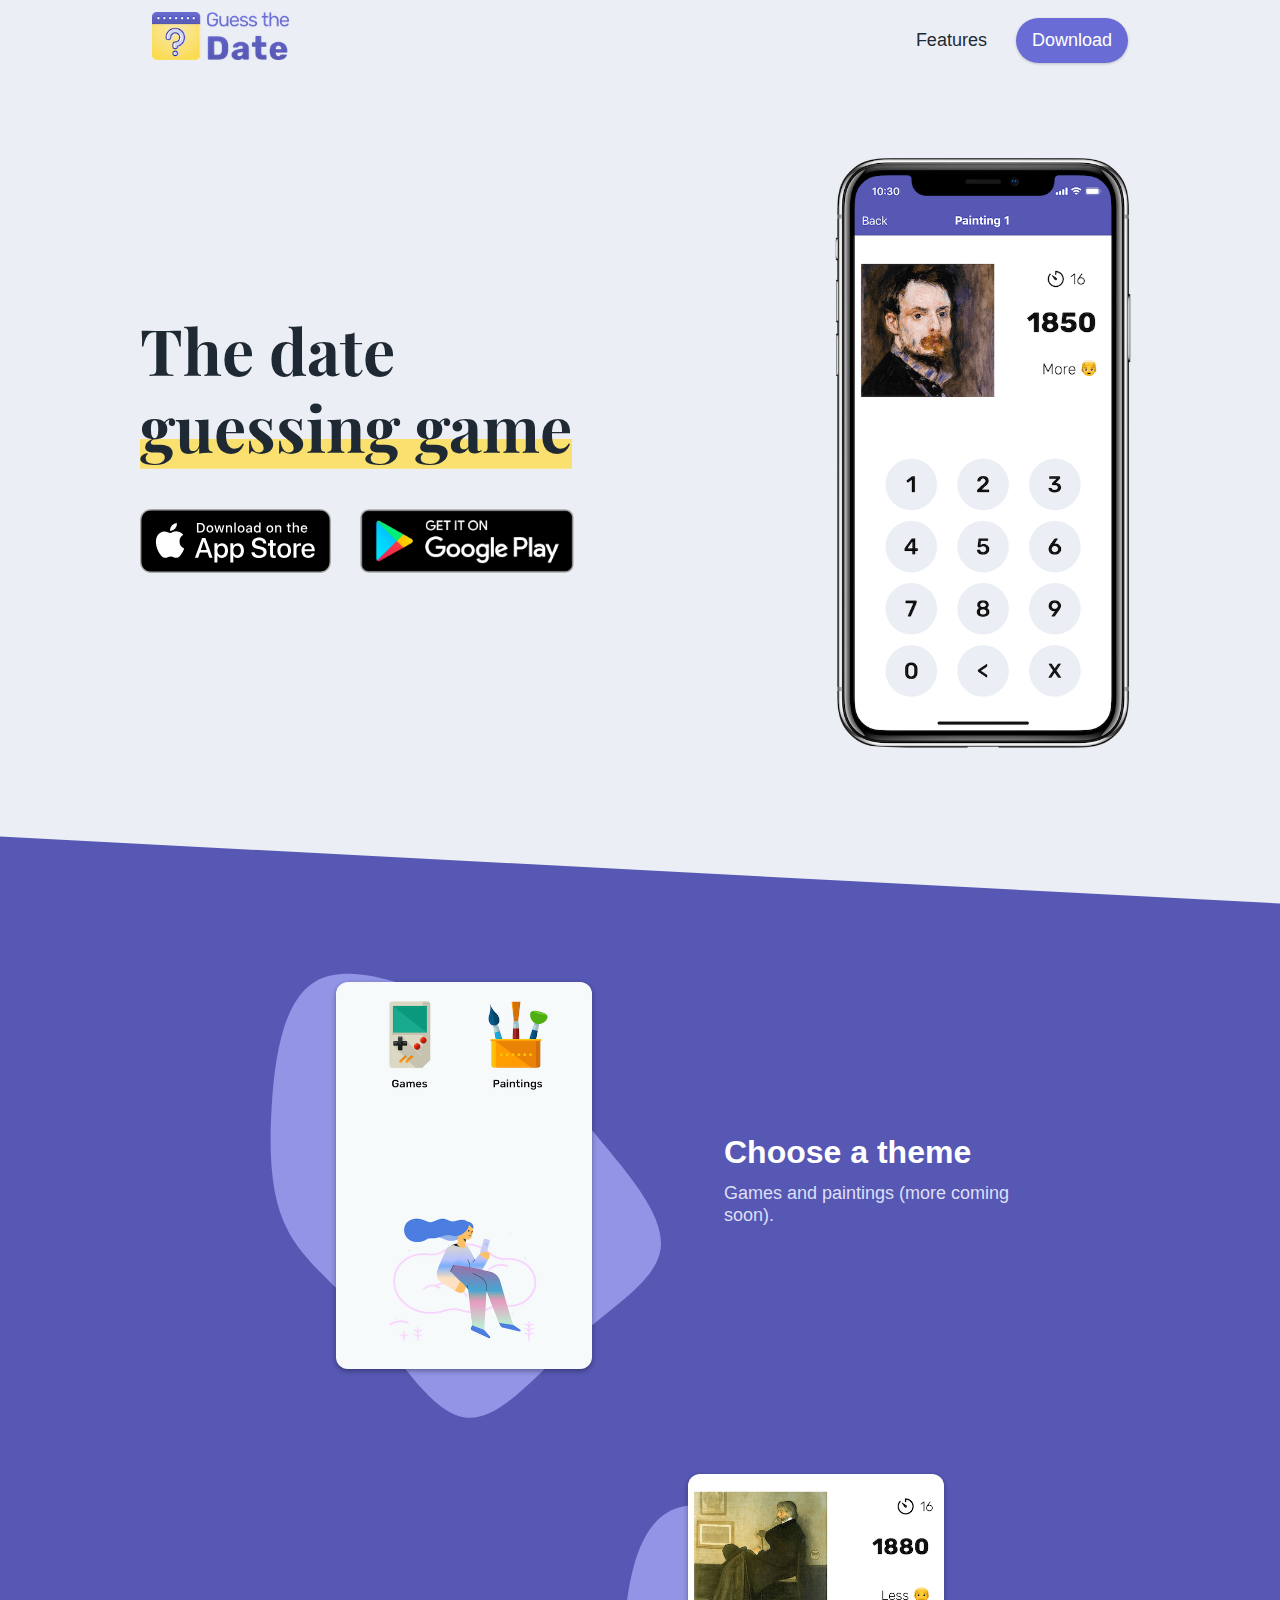
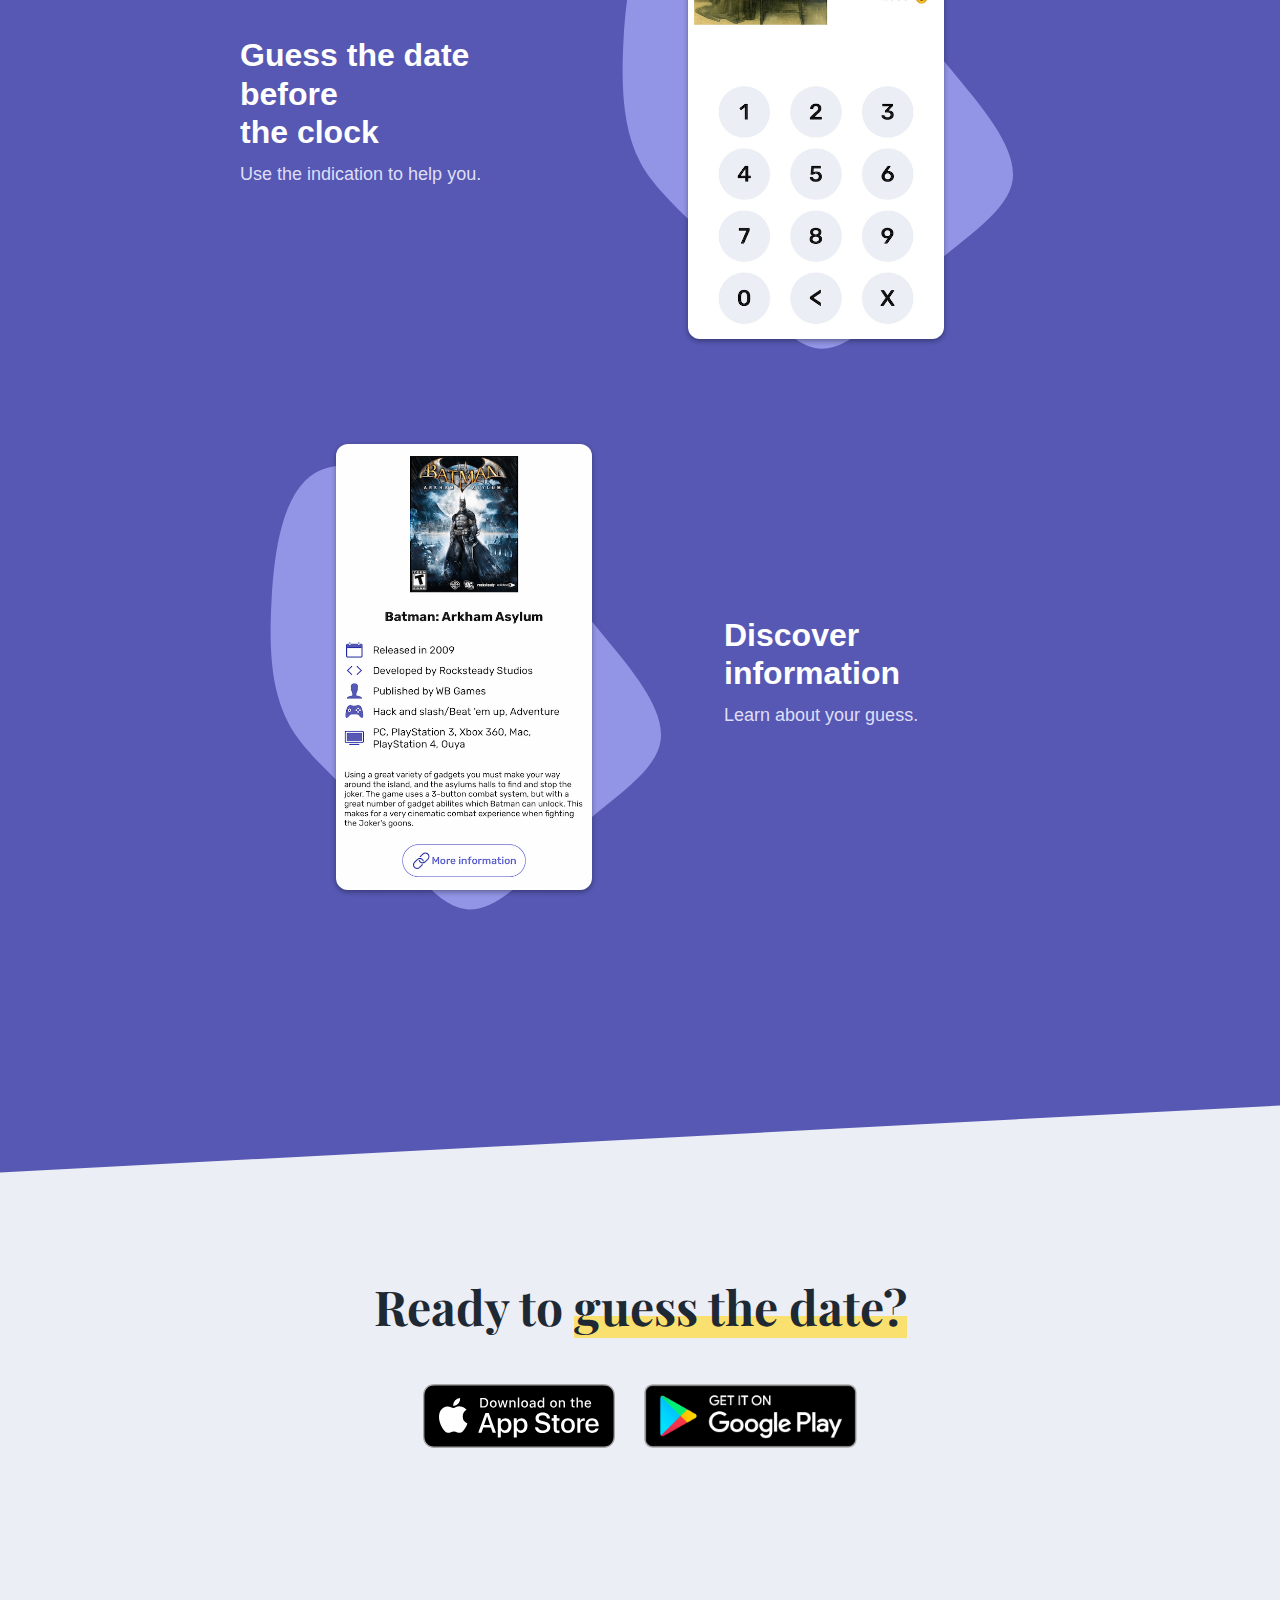
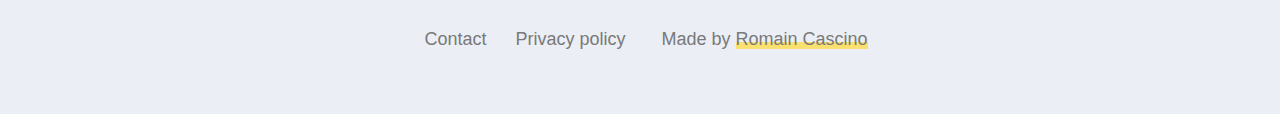
<file: index.html>
<!DOCTYPE html>
<html>
<head>
  <meta charset="utf-8">
  <meta http-equiv="X-UA-Compatible" content="IE=edge">
  <title>Guess the Date</title>
  <meta name="viewport" content="width=device-width, initial-scale=1">
  <link rel="stylesheet" type="text/css" media="screen" href="normalize.css">
  <link rel="stylesheet" type="text/css" media="screen" href="main.css">
  <link href="https://fonts.googleapis.com/css?family=Playfair+Display:400,700"rel="stylesheet">
</head>
<body>
  <nav class="navbar">
    <div class="navbar-content">
      <a href="index.html">
        <img class="logo" src="./assets/logo.png" alt="Guess the date logo">
      </a>
      <div>
        <a class="nav-item" href="./index.html#features">Features</a>
        <a class="nav-item" href="./index.html#download">
          <button class="btn-download">
            Download
          </button>
        </a>
      </div>
    </div>
  </nav>
  <div class="hero">
    <div class="hero-content">
      <div class="title-container">
        <h1>The date <br> <span class="highlight">guessing game</span></h1>
        <div class="badges">
          <a href="https://itunes.apple.com/app/id1457537876">
            <img class="badge apple" src="./assets/app-store-badge.svg" alt="App store badge">
          </a>
          <a href="https://play.google.com/store/apps/details?id=com.guessthedate">
            <img class="badge" src="./assets/google-play-badge.png" alt="Google play badge">
          </a>
        </div>
      </div>
      <img class="iphone" src="./assets/iPhone-X.png" alt="iPhone X Mockup">
    </div>
  </div>
  <div id="features">
    <div class="features-break grey"></div>
    <div class="feature">
      <div class="feature-image-container">
        <img class="feature-image" src="./assets/theme.png" alt="">
      </div>
      <div class="feature-text">
        <div class="feature-headline">Choose a theme</div>
        <div class="feature-sub-headline">Games and paintings (more coming soon).</div>
      </div>
    </div>
    <div class="feature left">
      <div class="feature-text left">
          <div class="feature-headline">Guess the date before <br> the clock</div>
          <div class="feature-sub-headline">Use the indication to help you.</div>
      </div>
      <div class="feature-image-container">
        <img class="feature-image" src="./assets/guess.png" alt="">
      </div>
    </div>
    <div class="feature">
      <div class="feature-image-container">
        <img class="feature-image" src="./assets/element.png" alt="">
      </div>
      <div class="feature-text">
          <div class="feature-headline">Discover information</div>
          <div class="feature-sub-headline">Learn about your guess.</div>
      </div>
    </div>
    <div class="features-break"></div>
  </div>
  <div id="download">
    <h2>Ready to <span class="highlight">guess the date?</span></h2>
    <div class="badges">
      <a href="https://itunes.apple.com/app/id1457537876" class="badge-link">
        <img class="badge apple" src="./assets/app-store-badge.svg" alt="App store badge">
      </a>
      <a href="https://play.google.com/store/apps/details?id=com.guessthedate">
        <img class="badge" src="./assets/google-play-badge.png" alt="Google play badge">
      </a>
    </div>
  </div>
  <footer>
    <div class="footer-item">
      <a class="footer-item footer-link" href="mailto:contact@romaincascino.com">Contact</a>
      <a class="footer-item footer-link" href="privacy-policy.html">Privacy policy</a>
    </div>
    <div class="footer-item">
      <span>Made by <a class="footer-link highlight" href="https://github.com/RomainCscn" target="_blank">Romain Cascino</a></span>
    </div>
  </footer>
</body>
</html>
</file>
<file: main.css>
/** GLOBAL STYLE **/

body {
  line-height: 1.6;
  font-size: 18px;
  color: #1F2933;
  font-family: -apple-system, BlinkMacSystemFont, "Segoe UI", Roboto, Helvetica, Arial, sans-serif, "Apple Color Emoji", "Segoe UI Emoji", "Segoe UI Symbol";
}

h1, h2 {
  line-height: 1.2;
  font-family: 'Playfair Display', serif;
}

a {
  text-decoration: none;
  color: #1F2933;
}

.badge {
  height: 64px;
  transition: transform 0.2s;
  margin-bottom: 12px;
}

.badge.apple {
  margin-right: 24px;
}

.badge:hover {
  transform: translateY(-4px);
}

@media screen and (max-width: 768px) {
  .badges {
    display: flex;
    justify-content: center;
    flex-wrap: wrap;
  }
}

@media screen and (max-width: 525px) {
  .badges {
    display: flex;
    flex-direction: column;
    align-items: center;
  }

  .badge.apple {
    margin-right: 0;
  }
}

/** NAVBAR **/

.navbar {
  background-color: #EBEEF5;
}

.navbar-content {
  margin: 0 auto;
  display: flex;
  justify-content: space-between;
  align-items: center;
  padding: 12px;
  max-width: 1000px;
}

.logo {
  height: 48px;
  margin-left: 12px;
}

.nav-item {
  margin: 0 12px;
}

.btn-download {
  background-color: #696CD4;
  color: white;
  padding: 12px 16px;
  border-radius: 32px;
  transition: all 0.2s;
  cursor: pointer;
  border: none;
  box-shadow: 0 1px 3px hsla(0, 0%, 0%, 0.2);
}

.btn-download:hover {
  transform: translateY(-2px);
  box-shadow: 0 2px 5px rgba(0,0,0,.12), 0 2px 5px rgba(0,0,0,.24);
}

@media screen and (max-width: 1024px) {
  .navbar-content {
    padding: 12px 36px;
  }
}

@media screen and (max-width: 500px) {
  .navbar-content {
    justify-content: center;
  }

  .nav-item {
    display: none;
  }
}

/** HERO **/

.hero {
  background: #EBEEF5;
  padding: 72px 0 48px;
}

.hero-content {
  display: flex;
  flex-direction: row;
  justify-content: space-between;
  align-items: center;
  max-width: 1000px;
  margin: 0 auto;
}

h1 {
  margin-top: 0;
  font-size: 64px;
}

.highlight {
  background-image: linear-gradient(120deg,#FAE06E,#FAE06E);
  background-repeat: no-repeat;
  background-size: 100% 35%;
  background-position: 0 100%;
}

.iphone {
  height: 600px;
}

@media screen and (max-width: 1024px) {
  .hero-content {
    padding: 12px 36px;
  }
}

@media screen and (max-width: 860px) {
  h1 {
    font-size: 48px;
  }
}

@media screen and (max-width: 767px) {
  .hero {
    padding-top: 24px;
  }

  .hero-content {
    flex-direction: column-reverse;
    align-items: center;
  }

  h1 {
    text-align: center;
    margin-bottom: 48px;
  }

  .iphone {
    margin-bottom: 72px;
  }
}

@media screen and (max-width: 398px) {
  h1 {
    font-size: 36px;
  }
}

/** FEATURES **/

#features {
  padding: 48px 0 0;
  margin: -1px auto;
  color: white;
  background: #5658B3;
}

.feature {
  display: flex;
  flex-direction: row;
  justify-content: flex-start;
  align-items: center;
  max-width: 800px;
  margin: 0 auto;
}

.feature-text {
  margin-left: 36px;
}

.feature-text.left {
  margin-left: 0;
  margin-right: 24px;
}

.feature-headline {
  font-size: 32px;
  font-weight: 700;
  line-height: 1.2;
  margin-bottom: 12px;
}

.feature-sub-headline {
  font-size: 18px;
  line-height: 1.2;
  color: #dedff7;
}

.feature-image-container {
  padding: 48px 96px;
  background-image: url('./assets/blobs/blob1.svg');
  background-position: center;
  background-repeat: no-repeat;
}

.feature-image {
  width: 256px;
  box-shadow: 0 2px 5px rgba(0,0,0,.12), 0 2px 5px rgba(0,0,0,.24);
  border-radius: 12px;
}

.features-break {
  margin: 64px 0 -64px;
  height: 128px;
  background-color: #5658B3;
  transform: skewY(-3deg);
}

.features-break.grey {
  margin: -114px 0 64px;
  height: 136px;
  background-color: #EBEEF5;
  transform: skewY(3deg);
}

@media screen and (max-width: 920px) {
  .feature {
    justify-content: center;
    padding: 0 6px;
  }

  .feature-image-container {
    padding: 24px 48px;
    background-size: 150%;
  }
  
  .feature-image {
    width: 196px;
  }

  .features-break {
    margin-top: 0;
  }
}

@media screen and (max-width: 767px) {
  .feature {
    margin: 72px 0 0;
    flex-direction: column-reverse;
    align-items: center;
    text-align: center;
  }

  .feature.left {
    flex-direction: column;
  }

  .feature-text {
    margin-left: 0;
  }

  .feature-text.left {
    margin-right: 0;
  }

  .feature-headline {
    font-size: 24px;
  }

  .features-break.grey {
    margin: -78px 0 64px;
  }
}

/** DOWNLOAD **/

#download {
  display: flex;
  flex-direction: column;
  align-items: center;
  padding: 164px 12px 72px;
  background-color: #EBEEF5;
}

h2 {
  text-align: center;
  font-size: 48px;
  margin-bottom: 48px;
  padding: 0 6px;
}

@media screen and (max-width: 398px) {
  h2 {
    font-size: 36px;
  }
}

/** FOOTER **/

footer {
  padding: 72px 6px 48px;
  background-color: #EBEEF5;
  display: flex;
  justify-content: center;
}

.footer-item {
  margin: 12px;
  color: rgb(121, 121, 121);
}

.footer-link {
  color: rgb(121, 121, 121);
}

.footer-link:hover {
  text-decoration: underline;
}

@media screen and (max-width: 480px) {
  footer {
    flex-direction: column;
    align-items: center;
  }
}

/** PRIVACY POLICY **/

.privacy-policy {
  background-color: #EBEEF5;
}

.privacy-policy > div {
  padding: 72px 12px;
  margin: 0 auto;
  max-width: 800px;
  min-height: calc(100vh - 80px - 172px - 144px);
}
</file>
